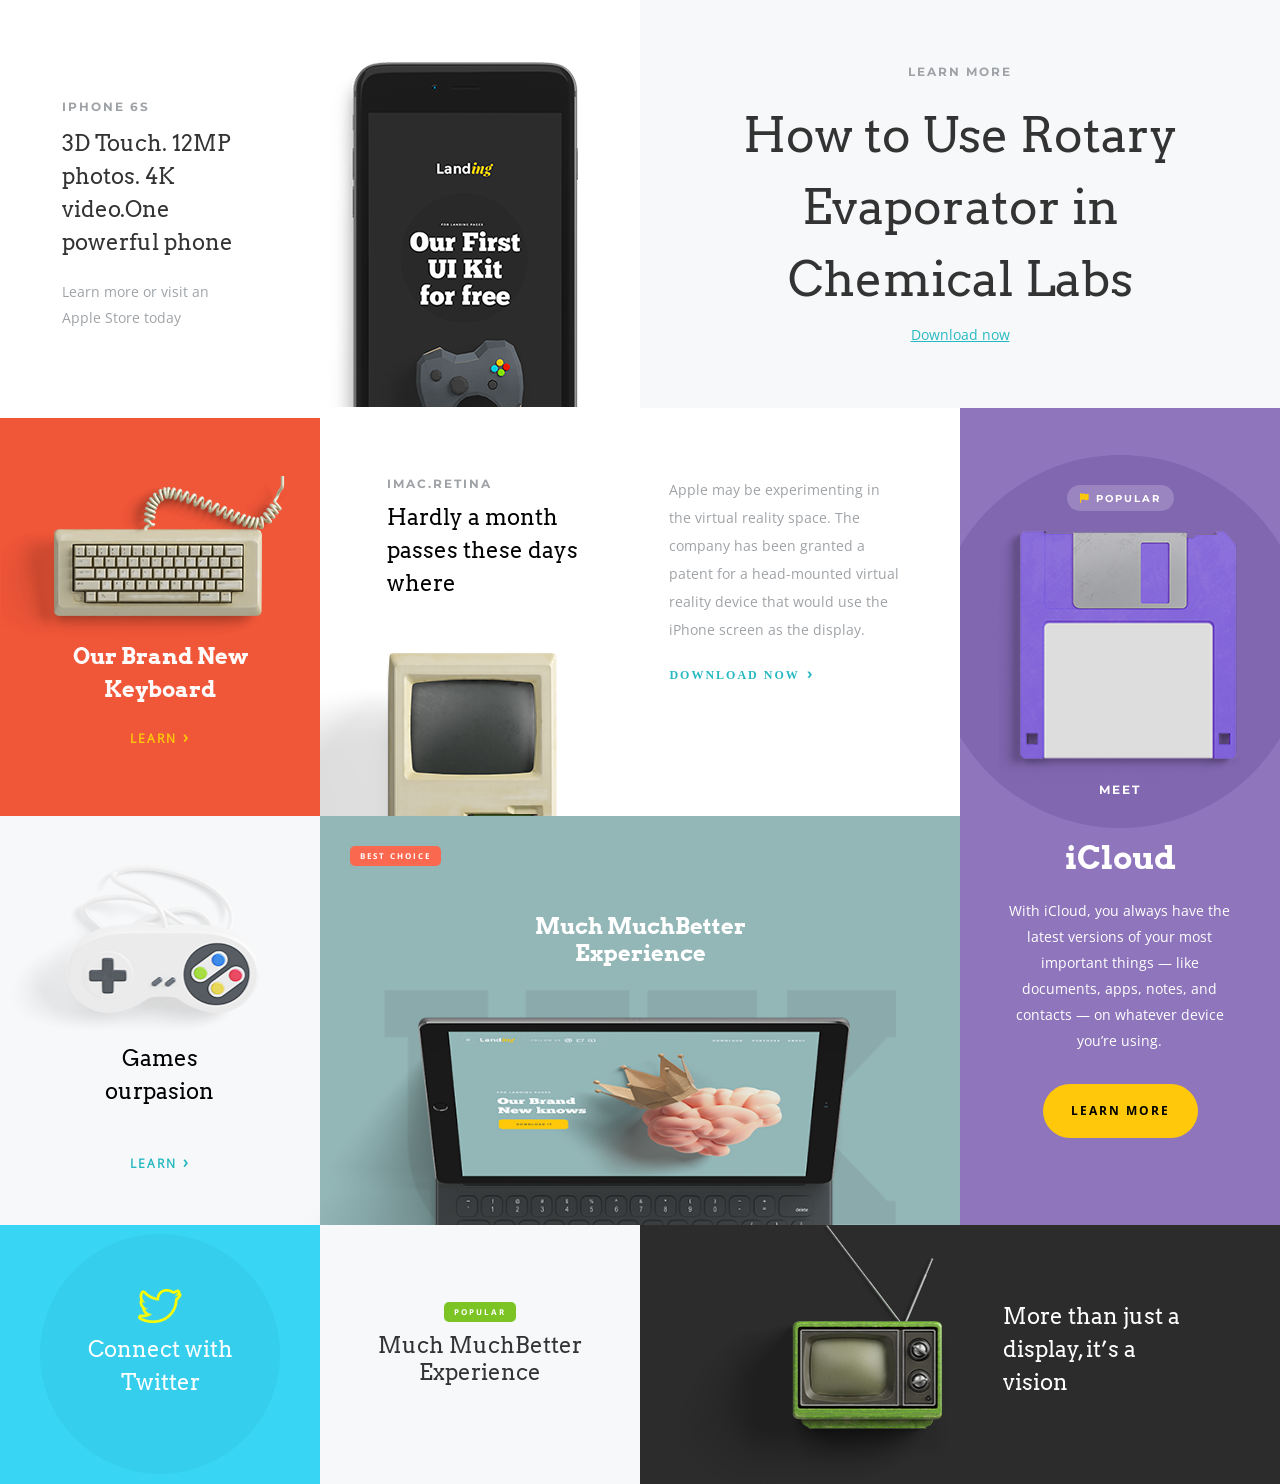
<file: index.html>
<!DOCTYPE html>
<html lang="en">
  <head>
    <!-- Site Meta Data -->
    <meta charset="UTF-8" />
    <meta name="viewport" content="width=device-width, initial-scale=1.0" />
    <!-- Site Title -->
    <title>Grid masterclass</title>
    <!-- Link Site Icon to Site Title -->
    <link rel="icon" href="./images/favicon.ico" />
    <!-- Link Site External Styles -->
    <link rel="stylesheet" href="./CSS/all.min.css" />
    <link rel="stylesheet" href="./CSS/main.min.css" />
    <!-- Link Media Query External Styles -->
    <link rel="stylesheet" href="./CSS/media.min.css" />
  </head>
  <body>
    <!-- Start of Main Section -->
    <main>
      <!-- Start of Layout Section -->
      <section class="layout">
        <!-- Start of Iphone Section -->
        <section class="iphone">
          <article class="iphone-article">
            <span>IPHONE 6S</span>
            <h1>3D Touch. 12MP photos. 4K video.One powerful phone</h1>
            <p>Learn more or visit an Apple Store today</p>
          </article>
          <figure class="iphone-image">
            <img src="./images/Iphone.png" alt="Iphone 6s" />
          </figure>
        </section>
        <!-- End of Iphone Section -->

        <!-- Start of Rotary Evaporator Section -->
        <section class="rotary-evaporator">
          <span>LEARN MORE</span>
          <h2 class="text-center">
            How to Use Rotary Evaporator in Chemical Labs
          </h2>
          <a href="index.html">Download now</a>
        </section>
        <!-- End of Rotary Evaporator Section -->

        <!-- Start of Keyboard Section -->
        <section class="keyboard">
          <figure class="keyword-image">
            <img src="./images/Keyboard.png" alt="Keyboard" />
          </figure>
          <h2 class="text-center">Our Brand New Keyboard</h2>
          <a href="index.html">LEARN<span> ›</span></a>
        </section>
        <!-- End of Keyboard Section -->

        <!-- Start of Macintosh Section -->
        <section class="macintosh">
          <header class="macintosh-header">
            <span>IMAC.RETINA</span>
            <h2>Hardly a month passes these days where</h2>
            <figure class="macintosh-image">
              <img src="./images/Macintosh.png" alt="Macintosh" />
            </figure>
          </header>
          <article class="macintosh-content">
            <p>
              Apple may be experimenting in the virtual reality space. The
              company has been granted a patent for a head-mounted virtual
              reality device that would use the iPhone screen as the display.
            </p>
            <a href="index.html">DOWNLOAD NOW<span> ›</span></a>
          </article>
        </section>
        <!-- End of Macintosh Section -->

        <!-- Start of Floppy Disk Section -->
        <section class="floppy-disk">
          <figure class="floppy-disk-image">
            <span><i class="fa-solid fa-flag"></i> POPULAR</span>
            <img src="./images/Floppy.png" alt="Floppy Disk" />
            <span>MEET</span>
          </figure>
          <article class="floppy-disk-content text-center">
            <h2>iCloud</h2>
            <p>
              With iCloud, you always have the latest versions of your most
              important things — like documents, apps, notes, and contacts — on
              whatever device you’re using.
            </p>
            <a href="index.html">LEARN MORE</a>
          </article>
        </section>
        <!-- End of Floppy Disk Section -->

        <!-- Start of Controller Section -->
        <section class="controller">
          <figure class="controller-image">
            <img src="./images/Controller.png" alt="Controller" />
            <figcaption class="text-center">Games ourpasion</figcaption>
            <a href="index.html">LEARN<span> ›</span></a>
          </figure>
        </section>
        <!-- End of Controller Section -->

        <!-- Start of Ipad Section -->
        <section class="ipad">
          <article class="ipad-content">
            <span>BEST CHOICE</span>
            <h2 class="text-center">Much MuchBetter Experience</h2>
            <figure class="ipad-image">
              <img src="./images/iPad Pro.png" alt="Ipad Pro" />
            </figure>
          </article>
        </section>
        <!-- End of Ipad Section -->

        <!-- Start of Twitter Section -->
        <section class="twitter">
          <figure class="twitter-logo text-center">
            <img src="./images/twitter.png" alt="twitter logo" />
            <figcaption>Connect with Twitter</figcaption>
          </figure>
        </section>
        <!-- End of Twitter Section -->

        <!-- Start of Popular Section -->
        <section class="popular">
          <article class="popular-content">
            <span>POPULAR </span>
            <h2 class="text-center">Much MuchBetter Experience</h2>
          </article>
        </section>
        <!-- End of Popular Section -->

        <!-- Start of Tv Section -->
        <section class="tv">
          <figure class="tv-image">
            <img src="./images/TV.png" alt="TV" />
            <figcaption>More than just a display, it’s a vision</figcaption>
          </figure>
        </section>
        <!-- End of Tv Section -->
      </section>
      <!-- End of Layout Section -->
    </main>
    <!-- End of Main Section -->
  </body>
</html>
</file>
<file: CSS/main.min.css>
body,p,span{padding:0}section.iphone,section.keyboard{flex-flow:wrap column;display:flex}section.keyboard a,section.keyboard a span{text-decoration:none;font-weight:700;color:#ffc80a}@font-face{font-family:Arvo-bold;src:url(../webfonts/Arvo-Bold.woff) format(woff),url(../webfonts/Arvo-Bold.woff2) format(woff2),url(../webfonts/Arvo-Bold.ttf) format(ttf);font-weight:400;font-style:normal;font-display:swap}@font-face{font-family:Arvo-regular;src:url(../webfonts/Arvo.woff) format(woff),url(../webfonts/Arvo.woff2) format(woff2),url(../webfonts/Arvo-Regular.ttf) format(ttf);font-weight:700;font-style:normal;font-display:swap}@font-face{font-family:Mont-bold;src:url(../webfonts/Montserrat-Bold.woff) format(woff),url(../webfonts/Montserrat-Bold.woff2) format(woff2),url(../webfonts/Montserrat-Bold.ttf) format(ttf);font-weight:700;font-style:normal;font-display:swap}@font-face{font-family:OpenSans-bold;src:url(../webfonts/OpenSans-Bold.woff) format(woff),url(../webfonts/OpenSans-Bold.woff2) format(woff2),url(../webfonts/OpenSans-Bold.ttf) format(ttf);font-weight:700;font-style:normal;font-display:swap}@font-face{font-family:OpenSans-Regular;src:url(../webfonts/OpenSans-Regular.woff) format(woff),url(../webfonts/OpenSans-Regular.woff2) format(woff2),url(../webfonts/OpenSans-Regular.ttf) format(ttf);font-weight:400;font-style:normal;font-display:swap}:root{--span-color:RGB(159, 163, 167);--span-font-size:0.75rem;--paragraph-color:RGB(159, 163, 167);--paragraph-font-size:0.875rem}*,::after,::before{box-sizing:border-box;margin:0}h1,h2,h3,h4,h6{font-family:Arvo-regular;padding:0}span{font-family:Mont-bold;font-size:var(--span-font-size);color:var(--span-color);letter-spacing:.125rem}p{font-size:var(--paragraph-font-size);color:var(--paragraph-color);font-family:OpenSans-Regular}.text-center{text-align:center}main section.layout{display:grid;grid-template-columns:1fr}section.iphone{grid-row:2/3;background-color:#fff;padding-top:2.5rem;padding-inline:4%;align-items:center;justify-content:center}section.iphone article.iphone-article,section.iphone figure.iphone-image{width:90%;min-width:110.958px}section.iphone article.iphone-article span{font-weight:700;line-height:1.25rem}section.iphone article.iphone-article h1{margin-block:0.625rem 1.25rem;color:#333;font-size:1.375rem;font-weight:400;line-height:1.5}section.iphone article.iphone-article p{align-self:flex-start;line-height:1.625rem}section.iphone figure.iphone-image img{width:100%;max-width:249px;display:block;margin-top:2.5rem;margin-inline:auto;transform:translateX(-10%)}section.rotary-evaporator{grid-row:1/2;padding-block:3.125rem;background-color:#f7f8f9;display:flex;flex-flow:column wrap;align-items:center;justify-content:center}section.rotary-evaporator h2{margin-block:1.25rem 0.625rem;color:#333;font-size:10vw;font-weight:400;line-height:1.5;max-width:550px}section.rotary-evaporator a{color:#27b9c2;font-family:OpenSans-Regular;font-size:14px}section.keyboard{padding-block:2.5rem;background-color:#f05638;justify-content:center;align-items:center}section.keyboard section.keyword-image{width:100%}section.keyboard figure.keyword-image img{width:100%;max-width:319px;display:block}section.keyboard h2{max-width:290px;color:#fffbfb;font-family:Arvo-Bold;font-size:1.375rem;line-height:1.5}section.keyboard a{font-family:OpenSans-Regular;font-size:.75rem;letter-spacing:.125rem;margin-top:1.25rem}section.keyboard a span{font-family:OpenSans-Regular;font-size:1rem}section.macintosh{grid-row:5/6;padding:4.25rem 3.125rem;padding-inline:4%;display:flex;flex-flow:wrap column;align-items:center;justify-content:center;overflow:hidden}section.macintosh header.macintosh-header{display:flex;flex-flow:nowrap column;align-items:center;justify-content:center}section.macintosh header.macintosh-header span{font-weight:700;align-self:flex-start}section.macintosh header.macintosh-header h2{font-size:1.375rem;font-weight:400;margin-top:.625rem;line-height:1.5}section.controller a,section.controller a span,section.macintosh article.macintosh-content a,section.macintosh article.macintosh-content a span{color:#27b9c2;text-decoration:none;font-weight:700}section.macintosh header.macintosh-header figure.macintosh-image{width:100%;margin-block:2.5rem 2.125rem}section.macintosh header.macintosh-header figure.macintosh-image img{width:200%;display:block;transform:translateX(-57%)}section.macintosh article.macintosh-content p{line-height:2}section.macintosh article.macintosh-content a{letter-spacing:.125rem;font-size:.75rem;margin-top:1.25rem;display:block}section.macintosh article.macintosh-content a span{font-size:1rem}section.floppy-disk{grid-row:8/9;background-color:#8f76bc;padding-block:1.875rem 4.375rem;padding-inline:1.3125rem;display:flex;flex-flow:nowrap column;align-items:center;justify-content:center;overflow:hidden}section.floppy-disk figure.floppy-disk-image{background-color:#8166b0;width:373px;height:373px;display:flex;flex-flow:wrap column;align-items:center;justify-content:center;border-radius:50%}section.floppy-disk figure.floppy-disk-image span:first-child{display:block;color:#fff;font-size:.625rem;background-color:rgba(255,255,255,.2);border-radius:1rem;padding-block:0.125rem 0.0625rem;padding-inline:0.8125rem;line-height:2.3}section.floppy-disk figure.floppy-disk-image span:first-child i{color:#ffc80a}section.floppy-disk figure.floppy-disk-image span:last-child{color:#fff}section.floppy-disk figure.floppy-disk-image img{width:65%;display:block;margin-top:1.25rem}section.floppy-disk article.floppy-disk-content{display:flex;flex-flow:wrap column;align-items:center;justify-content:center}section.floppy-disk article.floppy-disk-content h2{color:#fff;font-size:2rem;font-family:Arvo-Bold;margin-block:0.625rem 1.25rem}section.floppy-disk article.floppy-disk-content p{width:80%;color:#fff;font-size:.875rem;line-height:1.86}section.floppy-disk article.floppy-disk-content a{color:#000;font-size:.75rem;text-decoration:none;font-family:OpenSans-Bold;line-height:2.17;background-color:#ffc80a;margin-top:1.875rem;padding:.875rem 1.75rem;letter-spacing:.125rem;border-radius:1.75rem}section.controller{grid-row:4/5;background-color:#f7f8f9;display:flex;flex-flow:wrap column;align-items:center;justify-content:center;padding-block:1.875rem}section.controller figure.controller-image,section.popular article.popular-content{width:100%;display:flex;flex-flow:wrap column;align-items:center;justify-content:center}section.controller figure.controller-image img{width:100%;display:block;max-width:248px;transform:translateX(-10%)}section.controller figure.controller-image figcaption{margin-block:0.625rem 1.25rem;font-size:1.375rem;font-family:Arvo-Regular;line-height:1.5;width:54%}section.controller a{font-family:OpenSans-Regular;font-size:.75rem;letter-spacing:.125rem;margin-top:1.25rem;line-height:1.75}section.controller a span{font-family:OpenSans-Regular;font-size:1rem}section.ipad{grid-row:7/8;background-color:#93b6b7;display:flex;flex-flow:wrap column;align-items:center;justify-content:center;padding-top:1.875rem;background-image:url(../images/UX.png);background-repeat:no-repeat;background-position:center bottom;background-size:80%}section.ipad article.ipad-content{height:100%;display:flex;flex-flow:wrap column;align-items:center;justify-content:center;position:relative}section.popular,section.twitter{flex-flow:nowrap column;display:flex}section.ipad article.ipad-content span{display:block;padding-inline:0.625rem;background-color:#fa684f;color:#fff;font-size:.5rem;font-family:OpenSans-Bold;line-height:2.5;border-radius:.3125rem;align-self:flex-start;position:relative;left:1.875rem}section.ipad article.ipad-content h2{max-width:280px;color:#fff;font-size:1.375rem;font-family:Arvo-Bold;padding-block:1.9375rem;margin-inline:auto}section.ipad article.ipad-content figure.ipad-image img{width:90%;display:block;transform:translateX(-8%)}section.twitter{grid-row:6/7;background-color:#38d5f4;justify-content:center;align-items:center}section.twitter figure.twitter-logo{background-color:#35cfed;display:flex;flex-flow:column wrap;justify-content:center;align-items:center;border-radius:50%;padding-inline:2.125rem;height:240px}section.twitter figure.twitter-logo img{width:43.5px;height:34px;display:block}section.twitter figure.twitter-logo figcaption{color:#fff;max-width:172px;font-family:Arvo-Regular;font-size:22px;margin-block:0.625rem 1.25rem;line-height:1.5}section.popular{background-color:#f7f8f9;align-items:center;justify-content:center;padding-block:1.875rem}section.popular article.popular-content span{display:block;padding-inline:0.625rem;background-color:#7bc424;color:#fff;font-size:.5rem;font-family:OpenSans-Bold;line-height:2.5;border-radius:.3125rem}section.popular article.popular-content h2{width:70%;color:#333;font-size:1.375rem;font-family:Arvo-Regular;font-weight:400;margin-block:0.625rem 1.25rem}section.tv{background-color:#2c2c2c;padding-bottom:1.875rem;padding-inline:5%}section.tv figure.tv-image{display:flex;flex-flow:nowrap column;justify-content:center;align-items:center}section.tv figure.tv-image img{width:100%;max-width:271px;display:block;transform:translateX(-20%)}section.tv figure.tv-image figcaption{margin-block:0.625rem 1.25rem;font-family:Arvo-Regular;font-size:1.375rem;color:#fff;transform:translateY(-45%);text-align:center;line-height:1.5}
</file>
<file: CSS/media.min.css>
@media screen and (max-width:480px){.xs-100{width:100%!important}.xs-50{width:50%!important}.xs-33{width:33.3333%!important}.xs-25{width:25%!important}.xs-20{width:20%!important}.xs-16{width:16.67%!important}}@media screen and (min-width:480px){section.iphone,section.rotary-evaporator{grid-column:1/3}.sm-100{width:100%!important}.sm-50{width:50%!important}.sm-33{width:33.3333%!important}.sm-25{width:25%!important}.sm-20{width:20%!important}.sm-16{width:16.67%!important}main section.layout{display:grid;grid-template-columns:repeat(2,1fr)}section.iphone{padding-top:0;flex-flow:row nowrap;justify-content:space-around}section.iphone article.iphone-article{width:32%}section.iphone figure.iphone-image{width:60%;display:flex;justify-content:flex-end}section.iphone figure.iphone-image img{margin-inline:0;transform:translateX(0)}section.rotary-evaporator h2{font-size:2.1875rem}section.keyboard{padding-block:0}section.controller{grid-column:2/3;grid-row:3/4}section.macintosh{grid-column:1/3;grid-row:4/5;flex-flow:row nowrap;justify-content:space-around;padding-bottom:0}section.macintosh header.macintosh-header{width:40%}section.macintosh header.macintosh-header figure.macintosh-image{width:100%;margin-block:1.25rem 0}section.macintosh header.macintosh-header figure.macintosh-image img{width:170%;transform:translateX(-65%)}section.macintosh article.macintosh-content{width:40%;align-self:self-start}section.twitter{grid-column:1/2;grid-row:5/6}section.floppy-disk{grid-column:2/3;grid-row:5/7}section.ipad{grid-column:1/2;grid-row:6/7}section.ipad article.ipad-content h2{margin-block:auto}section.popular{grid-column:1/3;grid-row:7/8}section.tv{grid-column:1/3;grid-row:8/9;padding-bottom:0}section.tv figure.tv-image{flex-flow:nowrap row}section.tv figure.tv-image img{transform:translateX(-42%)}section.tv figure.tv-image figcaption{text-align:left;width:32%;transform:translateY(0)}}@media screen and (min-width:768px){.md-100{width:100%!important}.md-50{width:50%!important}.md-33{width:33.3333%!important}.md-25{width:25%!important}.md-20{width:20%!important}.md-16{width:16.67%!important}}@media screen and (min-width:992px){.lg-100{width:100%!important}.lg-50{width:50%!important}.lg-33{width:33.3333%!important}.lg-25{width:25%!important}.lg-20{width:20%!important}.lg-16{width:16.67%!important}main section.layout{display:grid;grid-template-columns:repeat(4,1fr);grid-template-rows:repeat(3,1fr) 0.5fr}section.iphone{grid-column:1/3;grid-row:1/2;padding-top:0;flex-flow:row nowrap;justify-content:space-around;transform:translateY(10px)}section.iphone article.iphone-article{width:32%;transform:translateX(25px)}section.iphone figure.iphone-image{width:60%;display:flex;justify-content:flex-end;transform:translateX(-25px)}section.iphone figure.iphone-image img{margin-inline:0}section.rotary-evaporator{grid-column:3/5;grid-row:1/2}section.rotary-evaporator h2{font-size:3rem}section.keyboard{padding-block:0}section.controller{grid-column:1/2;grid-row:3/4}section.macintosh{grid-column:2/4;grid-row:2/3}section.macintosh header.macintosh-header figure.macintosh-image{width:100%;margin-block:1.25rem 0}section.macintosh header.macintosh-header{transform:translateX(12px)}section.macintosh header.macintosh-header h2{margin-bottom:1.5rem}section.macintosh header.macintosh-header figure.macintosh-image img{width:200%;transform:translate(-64%,9px)}section.twitter{grid-column:1/2;grid-row:4/5}section.floppy-disk{grid-column:4/5;grid-row:2/4}section.ipad{grid-column:2/4;grid-row:3/4}section.ipad article.ipad-content h2{margin-block:auto}section.popular{grid-column:2/3;grid-row:4/5;padding:0}section.tv{grid-column:3/5;grid-row:4/5}section.tv figure.tv-image{flex-flow:nowrap row}section.tv figure.tv-image img{transform:translateX(-20%)}section.tv figure.tv-image figcaption{text-align:left}}@media screen and (min-width:1200px){.xl-100{width:100%!important}.xl-50{width:50%!important}.xl-33{width:33.3333%!important}.xl-25{width:25%!important}.xl-20{width:20%!important}.xl-16{width:16.67%!important}}@media screen and (min-width:1400px){.xxl-100{width:100%!important}.xxl-50{width:50%!important}.xxl-33{width:33.3333%!important}.xxl-25{width:25%!important}.xxl-20{width:20%!important}.xxl-16{width:16.67%!important}}
</file>
